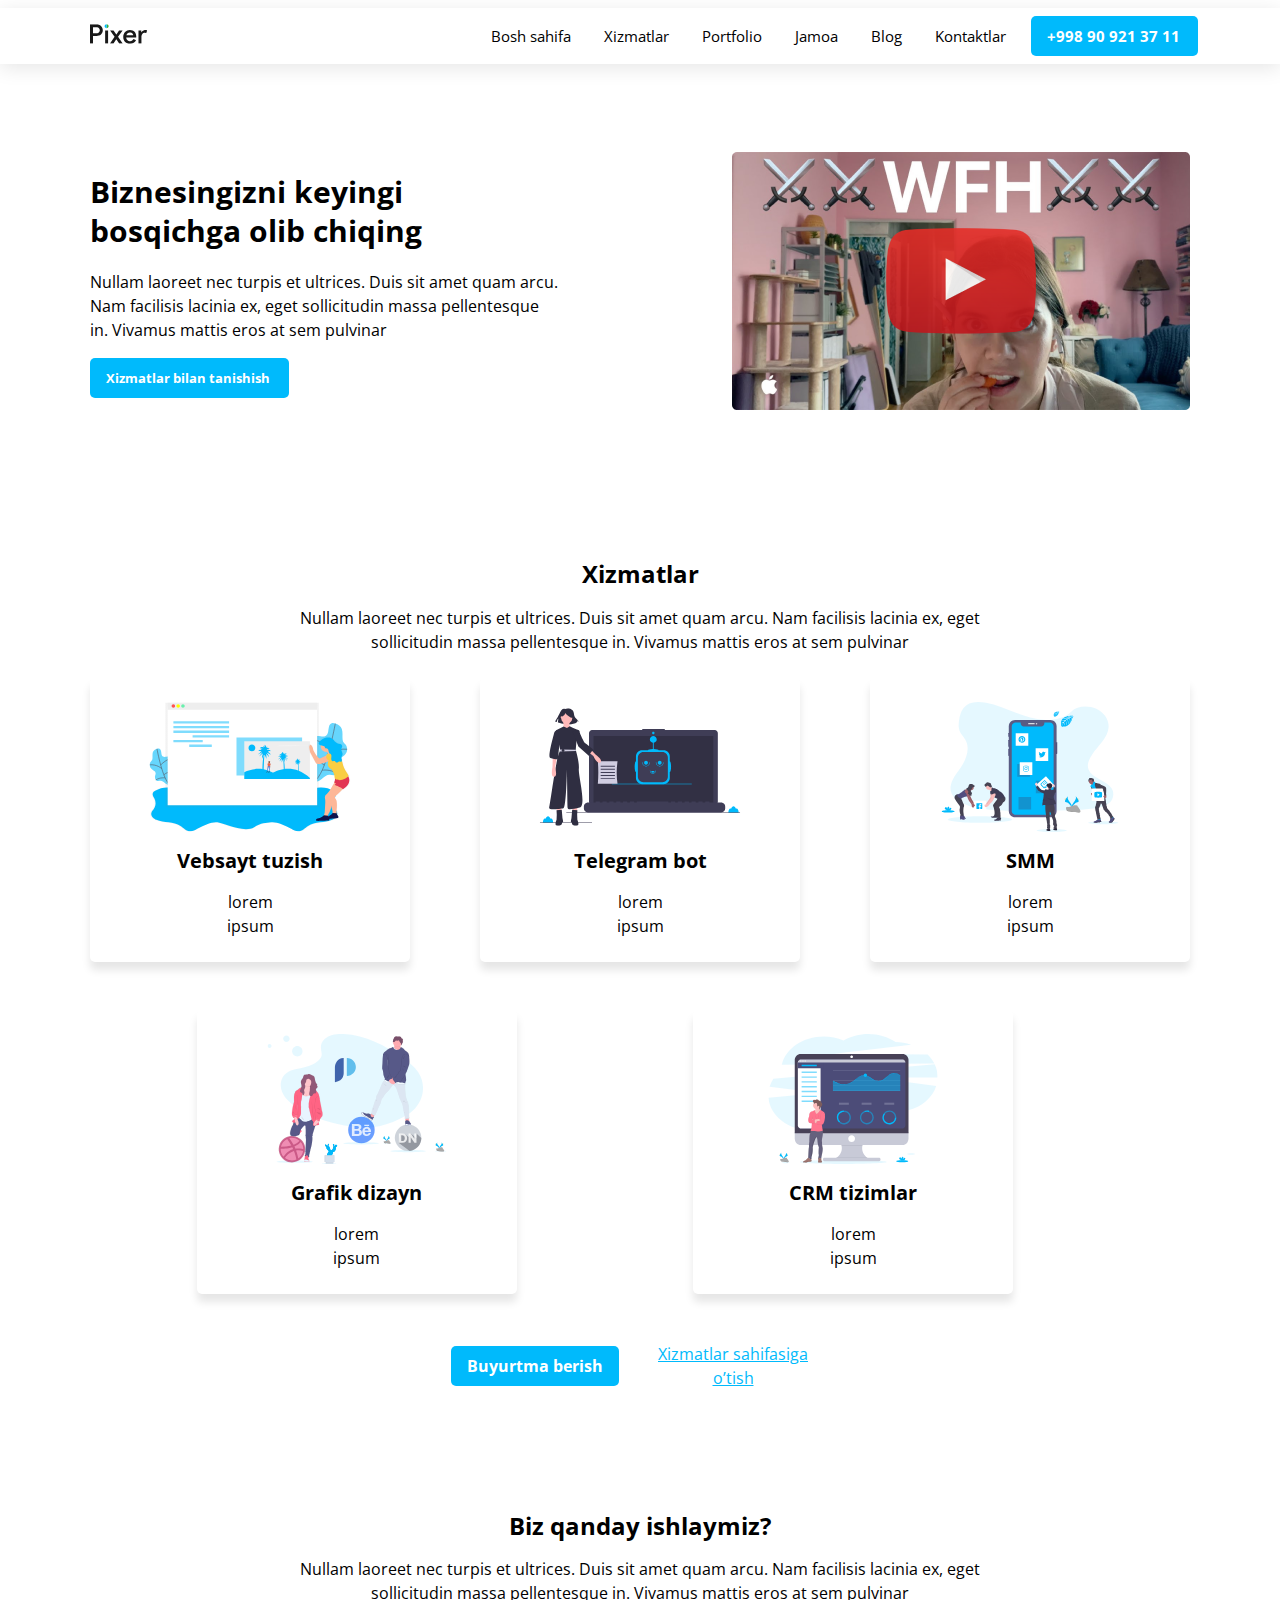
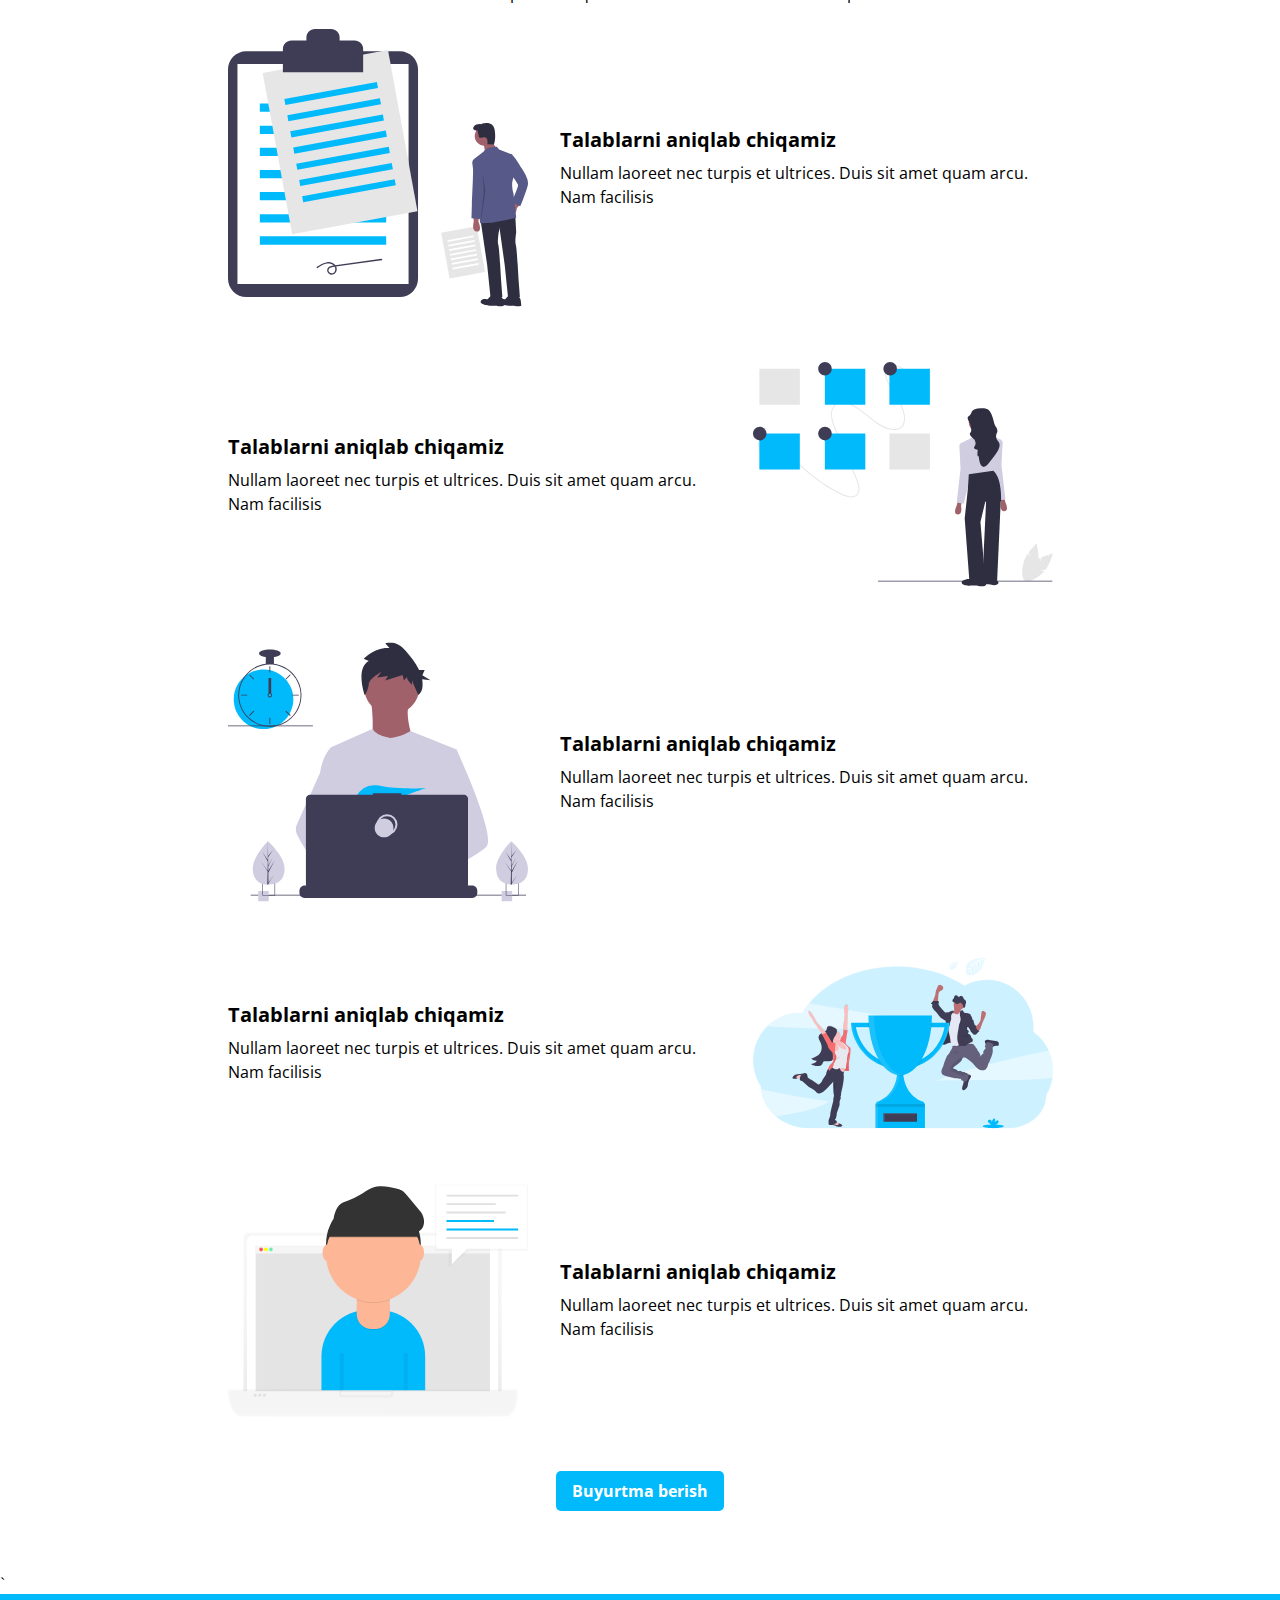
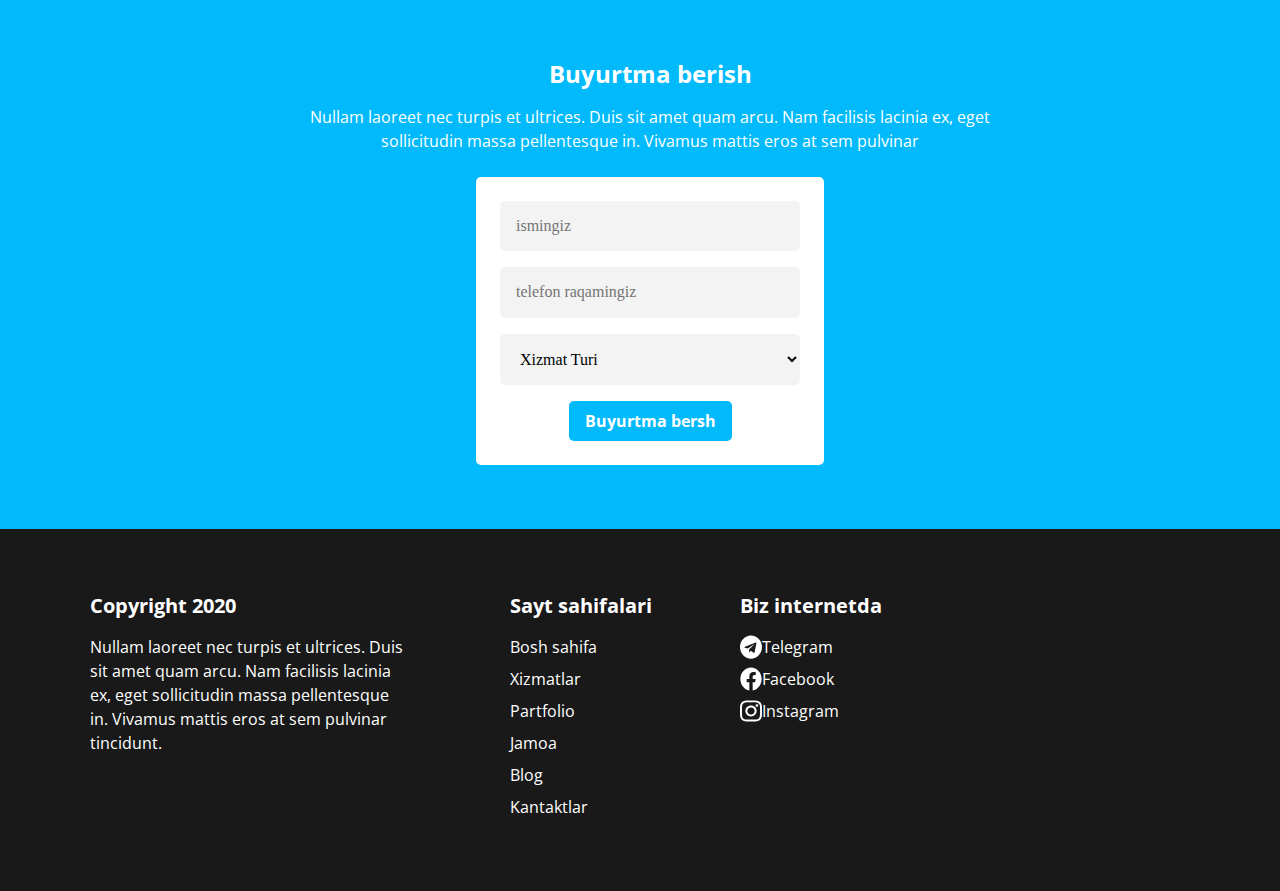
<file: index.html>
<!DOCTYPE html>
<html>



<head>
    <meta charset="utf-8">
    <meta http-equiv="X-UA-Compatible" content="IE=edge">

    <meta name="viewport" content="width=device-width, initial-scale=1">
    <!-- min css -->
    <link rel="stylesheet" href="./styles/min.main.css">
    <!-- Normalize css -->
    <link rel="stylesheet" href="./styles/normalize.css">
    <!-- Custom css -->
    <link rel="stylesheet" href="./styles/main.css">
    <title>Page Title</title>
</head>

<body>
    <header class="Header-part">
        <div class="hedear-main container">
            <div class="Header-inline">
                <a href="#" class="Logo">
                    <img src="./img/pixer-logo.svg" width="58.11" height="20" alt="Logotip">
                </a>
                <nav class="Header-menu">
                    <ul class="Header-menu-List">
                        <li class="header-Menu-List-Item"><a href="#">Bosh sahifa</a></li>
                        <li class="header-Menu-List-Item"><a href="#">Xizmatlar</a></li>
                        <li class="header-Menu-List-Item"><a href="#">Portfolio</a></li>
                        <li class="header-Menu-List-Item"><a href="#">Jamoa</a></li>
                        <li class="header-Menu-List-Item"><a href="#">Blog</a></li>
                        <li class="header-Menu-List-Item"><a href="#">Kontaktlar</a></li>
                    </ul>
                </nav>
                <a href="tel" class="Heeader-Link">+998 90 921 37 11</a>
            </div>
        </div>
    </header>
    <main>
        <section>
            <div class="promo-section container">
                <div class="promo-content">
                    <h1 class="promo-heading">Biznesingizni keyingi bosqichga
                        olib chiqing</h1>
                    <p class="promo-text">Nullam laoreet nec turpis et ultrices. Duis sit amet quam arcu. Nam
                        facilisis
                        lacinia ex, eget
                        sollicitudin massa pellentesque in. Vivamus mattis eros at sem pulvinar</p>
                    <a class="promo-link" href="./second-part/indexx.html">Xizmatlar bilan tanishish</a>
                </div>
                <div class="promo-image">
                    <img src="./img/youtube-embed.png" width="458" height="258" alt="yutub">
                </div>
            </div>
        </section>
        <section>
            <div class="services-section container">
                <h2 class="Services-Heading">
                    Xizmatlar
                </h2>
                <p class="Services-text">Nullam laoreet nec turpis et ultrices. Duis sit amet quam arcu. Nam
                    facilisis
                    lacinia
                    ex, eget sollicitudin
                    massa pellentesque in. Vivamus mattis eros at sem pulvinar</p>
                <ul class="Services-List">
                    <li class="Services-List_item">
                        <a href="./second-part/indexx.html">
                            <img src="./img/website-illustration.svg" width="202.79" height="130" alt="website">
                            <h3 class="Services-list-item-heading">Vebsayt tuzish</h3>
                            <p class="Services-list-item-text">lorem ipsum</p>
                        </a>
                    </li>
                    <li class="Services-List_item">
                        <a href="./second-part/indexx.html">
                            <img src="./img/bot-illustration.svg" width="202.79" height="130" alt="website">
                            <h3 class="Services-list-item-heading">Telegram bot</h3>
                            <p class="Services-list-item-text">lorem ipsum</p>
                        </a>
                    </li>
                    <li class="Services-List_item">
                        <a href="./second-part/indexx.html">
                            <img src="./img/smm-illustration.svg" width="202.79" height="130" alt="website">
                            <h3 class="Services-list-item-heading">SMM</h3>
                            <p class="Services-list-item-text">lorem ipsum</p>
                        </a>
                    </li>
                    <li class="Services-List_item">
                        <a href="./second-part/indexx.html">
                            <img src="./img/design-illustration.svg" width="202.79" height="130" alt="website">
                            <h3 class="Services-list-item-heading">Grafik dizayn</h3>
                            <p class="Services-list-item-text">lorem ipsum</p>
                        </a>
                    </li>
                    <li class="Services-List_item">
                        <a href="./second-part/indexx.html">
                            <img src="./img/crm-illustration.svg" width="202.79" height="130" alt="website">
                            <h3 class="Services-list-item-heading">CRM tizimlar</h3>
                            <p class="Services-list-item-text">lorem ipsum</p>
                        </a>
                    </li>
                </ul>
                <div class="Buyurtma">
                    <button class="Service-section-button">
                        Buyurtma berish
                    </button>
                    <a href="#" class="buyurtma-link">Xizmatlar sahifasiga o’tish</a>
                </div>
            </div>

        </section>
        <section>
            <div class="working-section container">
                <div class="Working-top">
                    <h2 class="working-heading">Biz qanday ishlaymiz?</h2>
                    <p class="working-text">Nullam laoreet nec turpis et ultrices. Duis sit amet quam arcu. Nam
                        facilisis
                        lacinia
                        ex, eget sollicitudin
                        massa pellentesque in. Vivamus mattis eros at sem pulvinar</p>
                </div>
                <ul class="Working-list">
                    <li class="Working-list-item">
                        <img src="./img/step-illlustration.svg" alt="Talab">
                        <div class="Working-LIst-contents">
                            <h3 class="Working-List-item-heading">Talablarni aniqlab chiqamiz</h3>
                            <p class="Working-List-item-text">Nullam laoreet nec turpis et ultrices. Duis sit amet
                                quam
                                arcu.
                                Nam facilisis</p>
                        </div>
                    </li>
                    <li class="Working-list-item">
                        <div class="Working-LIst-contents">
                            <h3 class="Working-List-item-heading">Talablarni aniqlab chiqamiz</h3>
                            <p class="Working-List-item-text">Nullam laoreet nec turpis et ultrices. Duis sit amet
                                quam
                                arcu.
                                Nam facilisis</p>
                        </div>
                        <img src="./img/step-illlustrationq(1).svg" alt="Talab">
                    </li>
                    <li class="Working-list-item">
                        <img src="./img/step-illustration.svg" alt="Talab">
                        <div class="Working-LIst-contents">
                            <h3 class="Working-List-item-heading">Talablarni aniqlab chiqamiz</h3>
                            <p class="Working-List-item-text">Nullam laoreet nec turpis et ultrices. Duis sit amet
                                quam
                                arcu.
                                Nam facilisis</p>
                        </div>
                    </li>
                    <li class="Working-list-item">
                        <div class="Working-LIst-contents">
                            <h3 class="Working-List-item-heading">Talablarni aniqlab chiqamiz</h3>
                            <p class="Working-List-item-text">Nullam laoreet nec turpis et ultrices. Duis sit amet
                                quam
                                arcu.
                                Nam facilisis</p>
                        </div>
                        <img src="./img/step-illustratione(1).svg" alt="Talab">
                    </li>
                    <li class="Working-list-item">
                        <img src="./img/step-illustrationr(2).svg" alt="Talab">
                        <div class="Working-LIst-contents">
                            <h3 class="Working-List-item-heading">Talablarni aniqlab chiqamiz</h3>
                            <p class="Working-List-item-text">Nullam laoreet nec turpis et ultrices. Duis sit amet
                                quam
                                arcu.
                                Nam facilisis</p>
                        </div>
                    </li>
                </ul>
                <button class="Working-section-button">
                    Buyurtma berish
                </button>
            </div>
        </section>
    </main>`
    <footer class="order-Form">
        <div class="container">
            <div class="order-content">
                <h2 class="order-header">
                    Buyurtma berish
                </h2>
                <p class="Order-text">
                    Nullam laoreet nec turpis et ultrices. Duis sit amet quam arcu. Nam facilisis lacinia ex, eget
                    sollicitudin
                    massa pellentesque in. Vivamus mattis eros at sem pulvinar
                </p>
            </div>
            <Form class="form">
                <input type="text" placeholder="ismingiz" class="form-item">
                <input type="tel" placeholder="telefon raqamingiz" class="form-item">
                <select name="Region" id="Region" class="form-item">
                    <option value="Xizmat Turi">Xizmat Turi</option>
                    <option value="SMM">SMM</option>
                    <option value="Xizmat turi">Xizmat turi</option>
                    <option value="Xizmat Turi">Xizmat Turi</option>
                </select>
                <button class="Form-Button">
                    Buyurtma bersh
                </button>
            </Form>
        </div>

    </footer>
    <footer class="site-footer">
        <div class="footer-inline container">
            <div class="site-footer-content">
                <h3 class="Copyright">Copyright 2020</h3>
                <p class="footer-text">Nullam laoreet nec turpis et ultrices. Duis sit amet quam arcu. Nam facilisis
                    lacinia
                    ex, eget
                    sollicitudin
                    massa pellentesque in. Vivamus mattis eros at sem pulvinar tincidunt.</p>
            </div>
            <ul class="Footer_list">
                <li class="Footer-li">
                    <h4 class="Footer-List-item-heading">
                        Sayt sahifalari
                    </h4>
                    <a href="#" class="Footer-list-item">Bosh sahifa</a>
                    <a href="#" class="Footer-list-item">Xizmatlar</a>
                    <a href="#" class="Footer-list-item">Partfolio</a>
                    <a href="#" class="Footer-list-item">Jamoa</a>
                    <a href="#" class="Footer-list-item">Blog</a>
                    <a href="#" class="Footer-list-item">Kantaktlar</a>
                </li>
                <li class="Footer-li">
                    <h4 class="Footer-List-item-heading">
                        Biz internetda
                    </h4>
                    <a href="#" class="Footer-list-item"><img src="./img/Vectortelegram.svg" alt="tg">Telegram</a>
                    <a href="#" class="Footer-list-item"><img src="./img/Vectorfacebook.svg" alt="fc">Facebook</a>
                    <a href="#" class="Footer-list-item"><img src="./img/Vector.svg" alt="insta">Instagram</a>
                </li>
            </ul>
        </div>

    </footer>

</body>


</html>
</file>
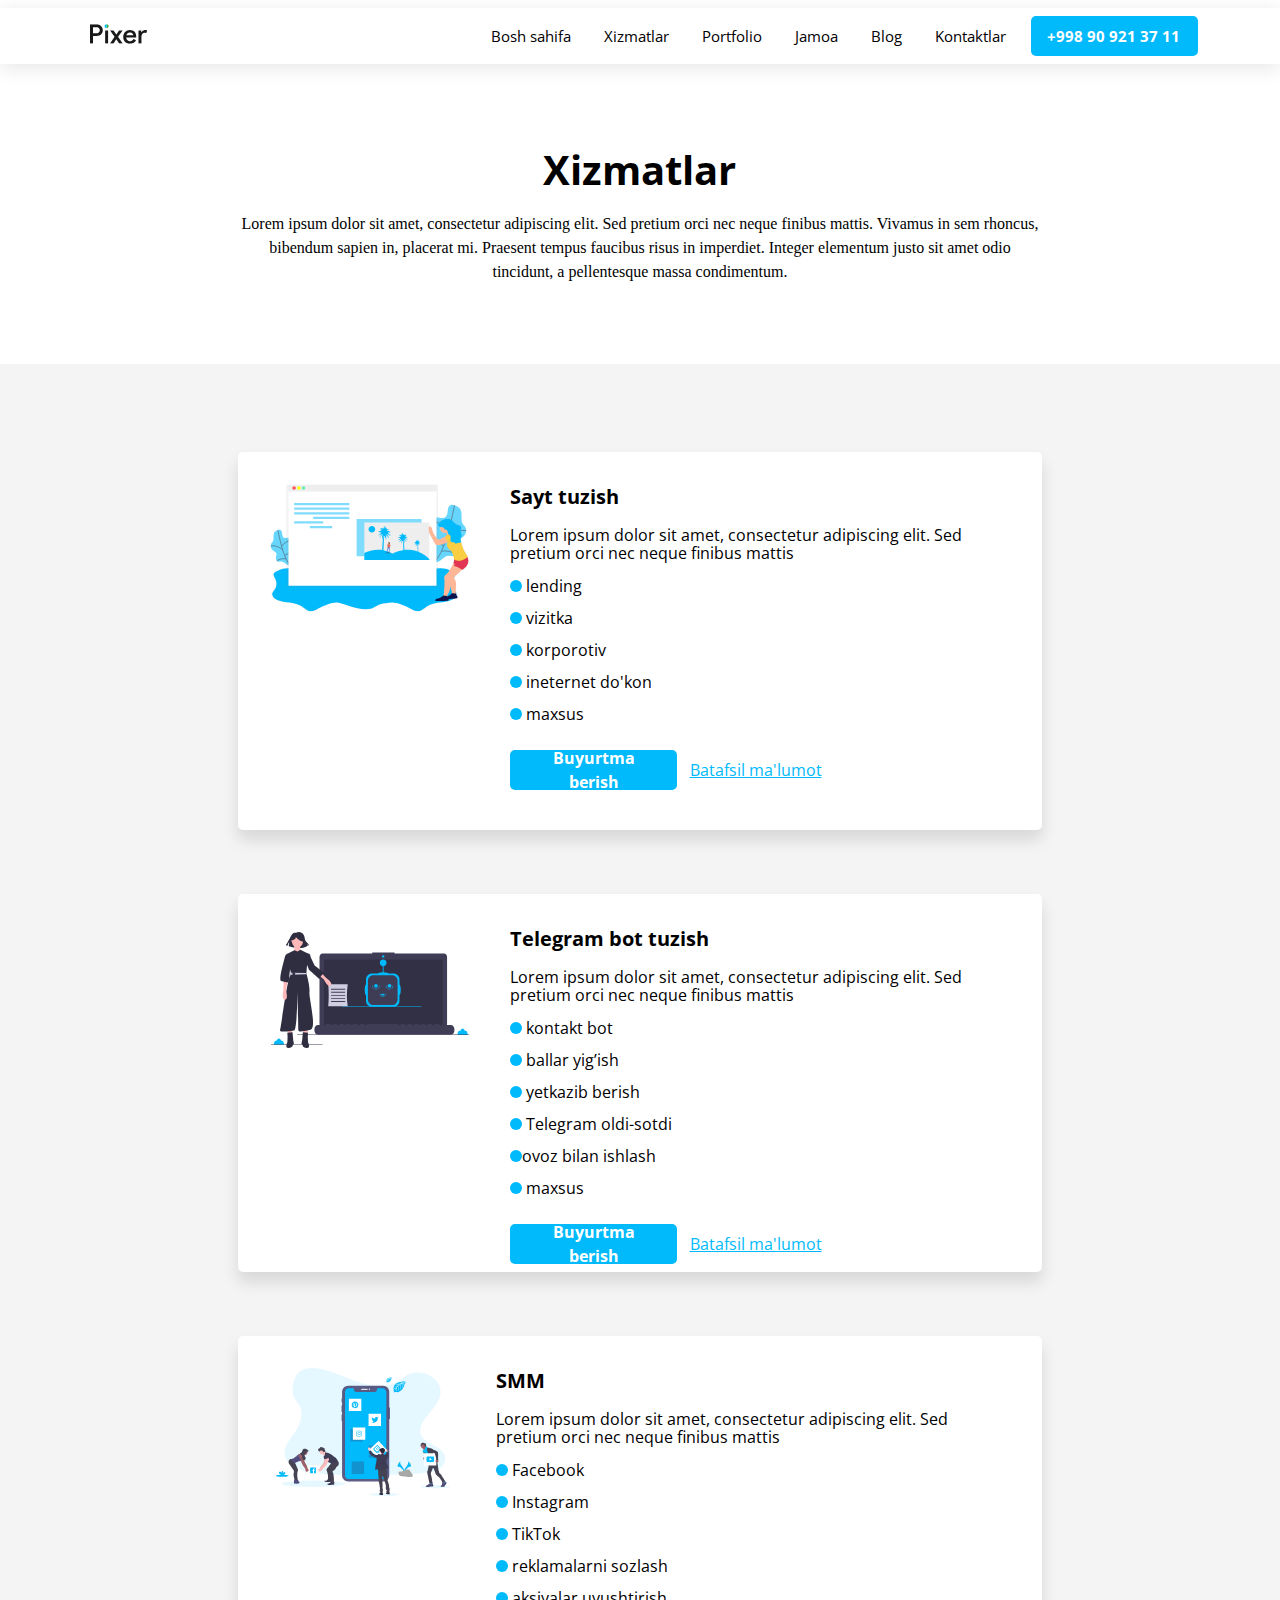
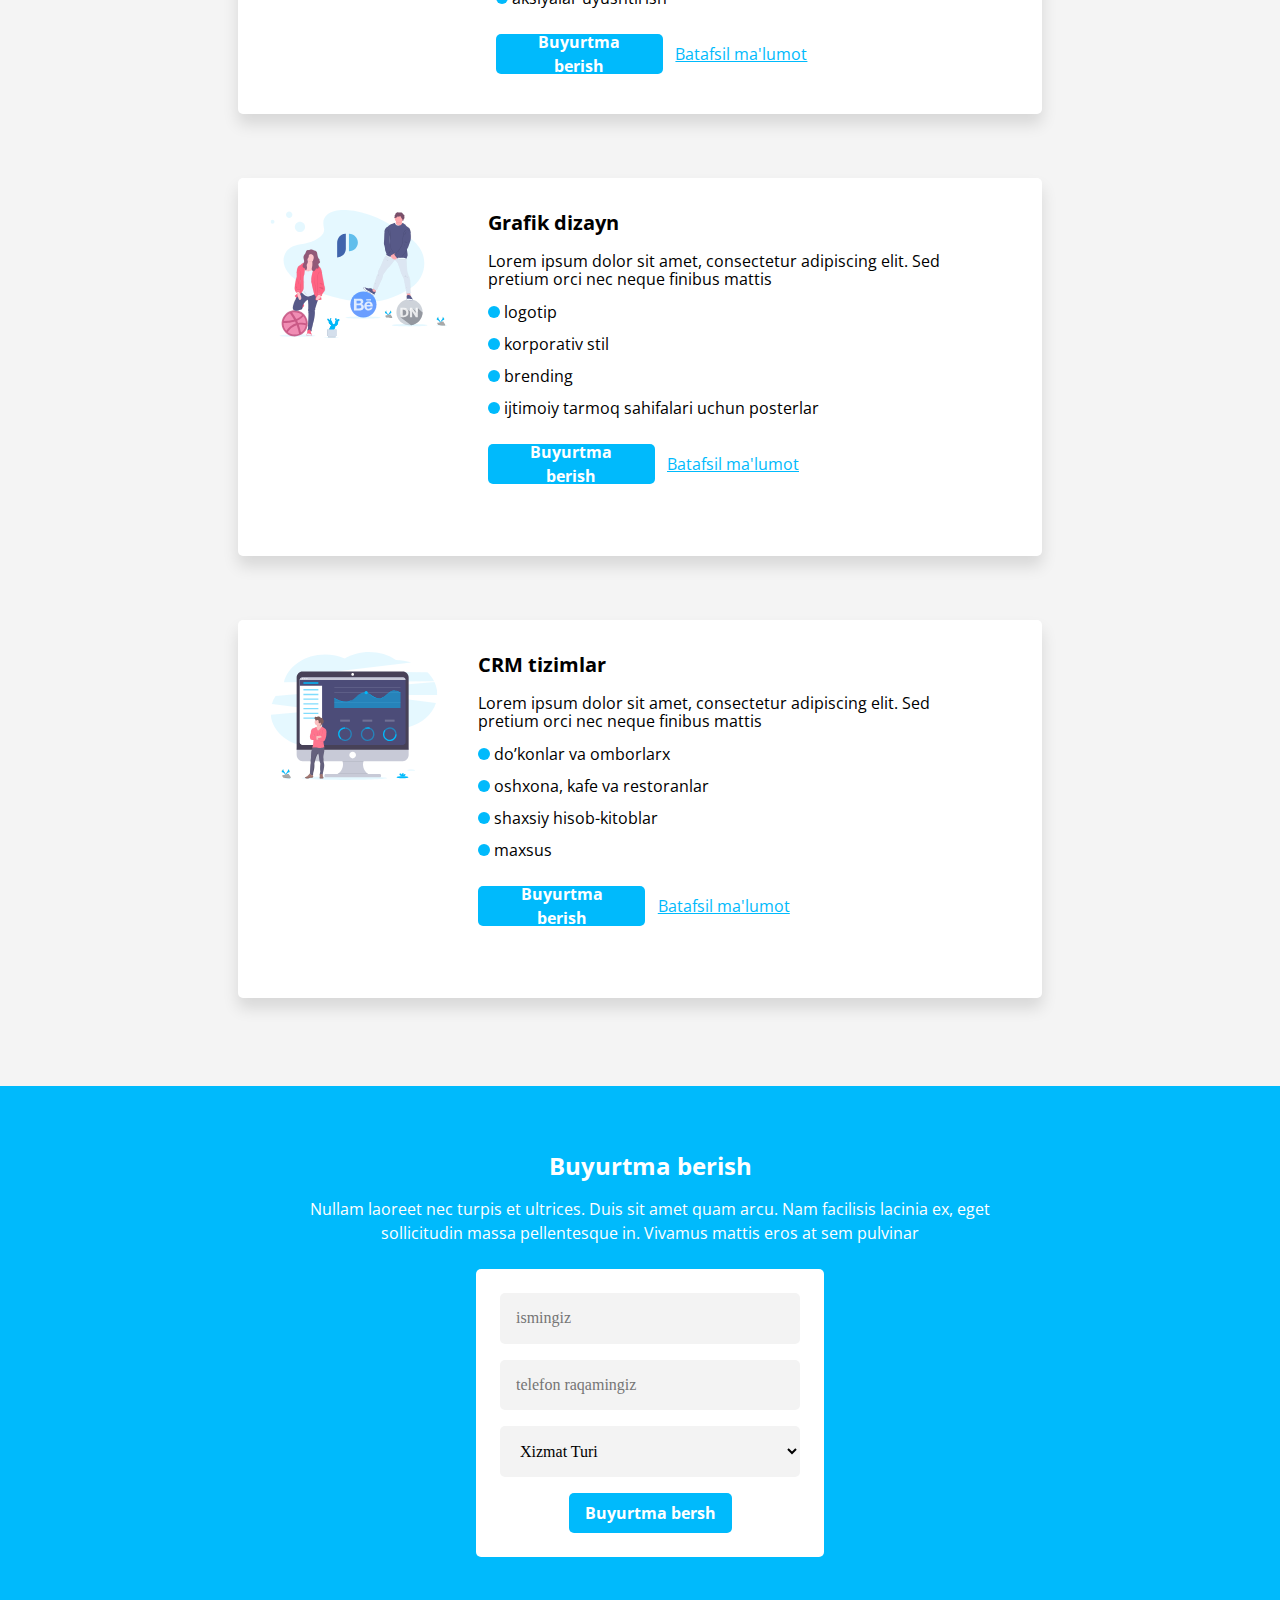
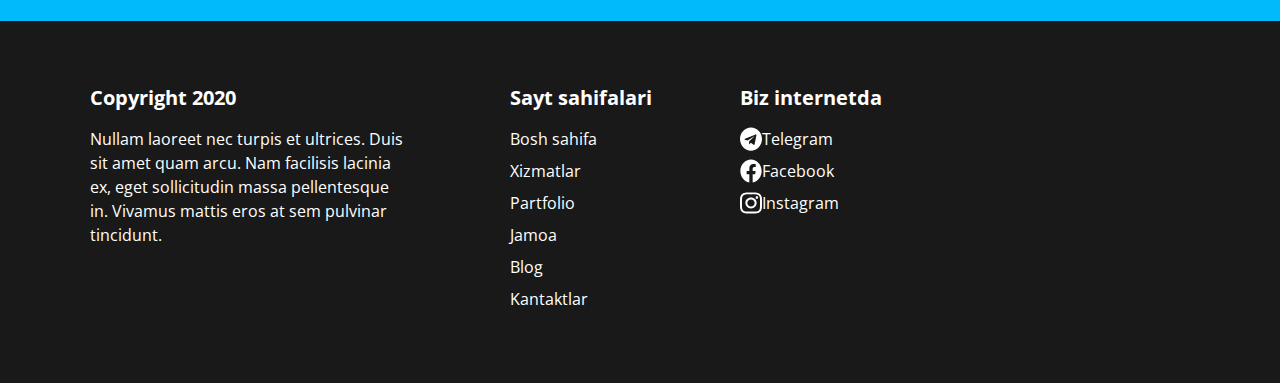
<file: second-part/indexx.html>
<!DOCTYPE html>
<html>

<head>
    <meta charset='utf-8'>
    <meta http-equiv='X-UA-Compatible' content='IE=edge'>
    <title>Page Title</title>
    <meta name='viewport' content='width=device-width, initial-scale=1'>
    <!-- min css -->
    <link rel="stylesheet" href="./styles/min.main.css">
    <!-- normalize.css -->
    <link rel="stylesheet" href="./styles/normalize.css">
    <!-- custom.css -->
    <link rel="stylesheet" href="./styles/main.css">
</head>

<body>
    <header class="Header-part">
        <div class="hedear-main container">
            <div class="Header-inline">
                <a href="#" class="Logo">
                    <img src="./img/pixer-logo.svg" width="58.11" height="20" alt="Logotip">
                </a>
                <nav class="Header-menu">
                    <ul class="Header-menu-List">
                        <li class="header-Menu-List-Item"><a href="#">Bosh sahifa</a></li>
                        <li class="header-Menu-List-Item"><a href="#">Xizmatlar</a></li>
                        <li class="header-Menu-List-Item"><a href="#">Portfolio</a></li>
                        <li class="header-Menu-List-Item"><a href="#">Jamoa</a></li>
                        <li class="header-Menu-List-Item"><a href="#">Blog</a></li>
                        <li class="header-Menu-List-Item"><a href="#">Kontaktlar</a></li>
                    </ul>
                </nav>
                <a href="#" class="Heeader-Link">+998 90 921 37 11</a>
            </div>
        </div>
    </header>
    <main>
        <div>
            <div class="section container">
                <h1 class="heading">Xizmatlar</h1>
                <p class="heading-bottom">Lorem ipsum dolor sit amet, consectetur adipiscing elit. Sed pretium orci nec
                    neque finibus mattis.
                    Vivamus in sem rhoncus, bibendum sapien in, placerat mi. Praesent tempus faucibus risus in
                    imperdiet.
                    Integer elementum justo sit amet odio tincidunt, a pellentesque massa condimentum.</p>
            </div>
        </div>
        <section class="xizmatlar">
            <div class="container">
                <ul class="xizmatlar-part-list">
                    <li class="xizmatlar-part-list-item">
                        <img src="./img/website-illustration.svg" width="200" height="128.21" alt="website">
                        <div class="inline-li">
                            <h3 class="Xizmatlar-part-heading">
                                Sayt tuzish
                            </h3>
                            <p class="Xizmatlar-part-text">Lorem ipsum dolor sit amet, consectetur adipiscing elit. Sed
                                pretium
                                orci nec neque finibus
                                mattis</p>
                            <ul class="Xizmatlar-part-list-item-list">
                                <li class="Xizmatlar-part-item"> <img src="./img/Rectangle3.svg" alt="Rectangel">
                                    lending
                                </li>
                                <li class="Xizmatlar-part-item"> <img src="./img/Rectangle3.svg" alt="Rectangel">
                                    vizitka
                                </li>
                                <li class="Xizmatlar-part-item"> <img src="./img/Rectangle3.svg" alt="Rectangel">
                                    korporotiv
                                </li>
                                <li class="Xizmatlar-part-item"> <img src="./img/Rectangle3.svg" alt="Rectangel">
                                    ineternet
                                    do'kon
                                </li>
                                <li class="Xizmatlar-part-item"> <img src="./img/Rectangle3.svg" alt="Rectangel"> maxsus
                                </li>
                            </ul>
                            <div class="links">
                                <button class="link">Buyurtma berish</button>
                                <a href="#" class="Batafsil"> Batafsil ma'lumot</a>
                            </div>
                        </div>

                    </li>
                    <li class="xizmatlar-part-list-item">
                        <img src="./img/bot-illustration.svg" width="200" height="128.21" alt="website">
                        <div class="inline-li">
                            <h3 class="Xizmatlar-part-heading">
                                Telegram bot tuzish
                            </h3>
                            <p class="Xizmatlar-part-text">Lorem ipsum dolor sit amet, consectetur adipiscing elit. Sed
                                pretium
                                orci nec neque finibus
                                mattis</p>
                            <ul class="Xizmatlar-part-list-item-list">
                                <li class="Xizmatlar-part-item"> <img src="./img/Rectangle3.svg" alt="Rectangel">
                                    kontakt
                                    bot
                                </li>
                                <li class="Xizmatlar-part-item"> <img src="./img/Rectangle3.svg" alt="Rectangel"> ballar
                                    yig’ish
                                </li>
                                <li class="Xizmatlar-part-item"> <img src="./img/Rectangle3.svg" alt="Rectangel">
                                    yetkazib
                                    berish
                                </li>
                                <li class="Xizmatlar-part-item"> <img src="./img/Rectangle3.svg" alt="Rectangel">
                                    Telegram
                                    oldi-sotdi
                                </li>
                                <li class="Xizmatlar-part-item"> <img src="./img/Rectangle3.svg" alt="Rectangel">ovoz
                                    bilan
                                    ishlash
                                </li>
                                <li class="Xizmatlar-part-item"> <img src="./img/Rectangle3.svg" alt="Rectangel"> maxsus
                                </li>
                            </ul>
                            <div class="links">
                                <button class="link">Buyurtma berish</button>
                                <a class="Batafsil"> Batafsil ma'lumot</a>
                            </div>
                        </div>

                    </li>
                    <li class="xizmatlar-part-list-item">
                        <img src="./img/smm-illustration.svg" width="200" height="128.21" alt="website">
                        <div class="inline-li">
                            <h3 class="Xizmatlar-part-heading">
                                SMM
                            </h3>
                            <p class="Xizmatlar-part-text">Lorem ipsum dolor sit amet, consectetur adipiscing elit. Sed
                                pretium
                                orci nec neque finibus
                                mattis</p>
                            <ul class="Xizmatlar-part-list-item-list">
                                <li class="Xizmatlar-part-item"> <img src="./img/Rectangle3.svg" alt="Rectangel">
                                    Facebook
                                </li>
                                <li class="Xizmatlar-part-item"> <img src="./img/Rectangle3.svg" alt="Rectangel">
                                    Instagram
                                </li>
                                <li class="Xizmatlar-part-item"> <img src="./img/Rectangle3.svg" alt="Rectangel"> TikTok
                                </li>
                                <li class="Xizmatlar-part-item"> <img src="./img/Rectangle3.svg" alt="Rectangel">
                                    reklamalarni sozlash
                                </li>
                                <li class="Xizmatlar-part-item"> <img src="./img/Rectangle3.svg" alt="Rectangel">
                                    aksiyalar
                                    uyushtirish
                                </li>
                            </ul>
                            <div class="links">
                                <button class="link">Buyurtma berish</button>
                                <a href="#" class="Batafsil"> Batafsil ma'lumot</a>
                            </div>
                        </div>

                    </li>
                    <li class="xizmatlar-part-list-item">
                        <img src="./img/design-illustration.svg" width="200" height="128.21" alt="website">
                        <div class="inline-li">
                            <h3 class="Xizmatlar-part-heading">
                                Grafik dizayn
                            </h3>
                            <p class="Xizmatlar-part-text">Lorem ipsum dolor sit amet, consectetur adipiscing elit. Sed
                                pretium
                                orci nec neque finibus
                                mattis</p>
                            <ul class="Xizmatlar-part-list-item-list">
                                <li class="Xizmatlar-part-item"> <img src="./img/Rectangle3.svg" alt="Rectangel">
                                    logotip
                                </li>
                                <li class="Xizmatlar-part-item"> <img src="./img/Rectangle3.svg" alt="Rectangel">
                                    korporativ
                                    stil
                                </li>
                                <li class="Xizmatlar-part-item"> <img src="./img/Rectangle3.svg" alt="Rectangel">
                                    brending
                                </li>
                                <li class="Xizmatlar-part-item"> <img src="./img/Rectangle3.svg" alt="Rectangel">
                                    ijtimoiy
                                    tarmoq sahifalari uchun posterlar
                                </li>

                            </ul>
                            <div class="links">
                                <button class="link">Buyurtma berish</button>
                                <a href="#" class="Batafsil"> Batafsil ma'lumot</a>
                            </div>
                        </div>

                    </li>
                    <li class="xizmatlar-part-list-item">
                        <img src="./img/crm-illustration.svg" width="200" height="128.21" alt="website">
                        <div class="inline-li">
                            <h3 class="Xizmatlar-part-heading">
                                CRM tizimlar
                            </h3>
                            <p class="Xizmatlar-part-text">Lorem ipsum dolor sit amet, consectetur adipiscing elit. Sed
                                pretium
                                orci nec neque finibus
                                mattis</p>
                            <ul class="Xizmatlar-part-list-item-list">
                                <li class="Xizmatlar-part-item"> <img src="./img/Rectangle3.svg" alt="Rectangel">
                                    do’konlar
                                    va omborlarx
                                </li>
                                <li class="Xizmatlar-part-item"> <img src="./img/Rectangle3.svg" alt="Rectangel">
                                    oshxona,
                                    kafe va restoranlar
                                </li>
                                <li class="Xizmatlar-part-item"> <img src="./img/Rectangle3.svg" alt="Rectangel">
                                    shaxsiy
                                    hisob-kitoblar
                                </li>
                                <li class="Xizmatlar-part-item"> <img src="./img/Rectangle3.svg" alt="Rectangel"> maxsus
                                </li>
                            </ul>
                            <div class="links">
                                <button class="link">Buyurtma berish</button>
                                <a href="#" class="Batafsil"> Batafsil ma'lumot</a>
                            </div>
                        </div>

                    </li>
                </ul>
            </div>
        </section>
    </main>
    <footer class="order-Form">
        <div class="container">
            <div class="order-content">
                <h2 class="order-header">
                    Buyurtma berish
                </h2>
                <p class="Order-text">
                    Nullam laoreet nec turpis et ultrices. Duis sit amet quam arcu. Nam facilisis lacinia ex, eget
                    sollicitudin
                    massa pellentesque in. Vivamus mattis eros at sem pulvinar
                </p>
            </div>
            <Form class="form">
                <input type="text" placeholder="ismingiz" class="form-item">
                <input type="tel" placeholder="telefon raqamingiz" class="form-item">
                <select name="Region" id="Region" class="form-item">
                    <option value="Xizmat Turi">Xizmat Turi</option>
                    <option value="SMM">SMM</option>
                    <option value="Xizmat turi">Xizmat turi</option>
                    <option value="Xizmat Turi">Xizmat Turi</option>
                </select>
                <button class="Form-Button">
                    Buyurtma bersh
                </button>
            </Form>
        </div>

    </footer>
    <footer class="site-footer">
        <div class="footer-inline container">
            <div class="site-footer-content">
                <h3 class="Copyright">Copyright 2020</h3>
                <p class="footer-text">Nullam laoreet nec turpis et ultrices. Duis sit amet quam arcu. Nam facilisis
                    lacinia
                    ex, eget
                    sollicitudin
                    massa pellentesque in. Vivamus mattis eros at sem pulvinar tincidunt.</p>
            </div>
            <ul class="Footer_list">
                <li class="Footer-li">
                    <h4 class="Footer-List-item-heading">
                        Sayt sahifalari
                    </h4>
                    <a href="#" class="Footer-list-item">Bosh sahifa</a>
                    <a href="#" class="Footer-list-item">Xizmatlar</a>
                    <a href="#" class="Footer-list-item">Partfolio</a>
                    <a href="#" class="Footer-list-item">Jamoa</a>
                    <a href="#" class="Footer-list-item">Blog</a>
                    <a href="#" class="Footer-list-item">Kantaktlar</a>
                </li>
                <li class="Footer-li">
                    <h4 class="Footer-List-item-heading">
                        Biz internetda
                    </h4>
                    <a href="#" class="Footer-list-item"><img src="./img/Vectortelegram.svg" alt="tg">Telegram</a>
                    <a href="#" class="Footer-list-item"><img src="./img/Vectorfacebook.svg" alt="fc">Facebook</a>
                    <a href="#" class="Footer-list-item"><img src="./img/Vector.svg" alt="insta">Instagram</a>
                </li>
            </ul>
        </div>

    </footer>

</body>

</html>
</file>
<file: styles/min.main.css>
@font-face{font-family:'Open Sans';font-style:normal;font-weight:400;src:local(),url(../fonts/open-sans-v29-latin-regular.woff2) format("woff2"),url(../fonts/open-sans-v29-latin-regular.woff) format("woff")}@font-face{font-family:'Open Sans';font-style:normal;font-weight:700;src:local(),url(../fonts/open-sans-v29-latin-700.woff2) format("woff2"),url(../fonts/open-sans-v29-latin-700.woff) format("woff")}*{margin:0;padding:0;box-sizing:border-box}.container{margin:8px auto;width:1100px}.Header-menu{width:549px;margin-left:325.89px;margin-right:8px}.Header-menu-List{display:flex;justify-content:space-between;list-style-type:none}.Header-part{background:#FFF;box-shadow:0 4px 20px rgba(0,0,0,0.1)}.Header-inline{display:flex;width:100%;align-items:center}.header-Menu-List-Item a{font-family:'Open Sans';font-weight:400;font-size:15px;line-height:24px;color:#000;text-decoration:none}.header-Menu-List-Item{padding:16px;text-align:center}.header-Menu-List-Item:hover{border-bottom:3px solid #191919}.header-Menu-List-Item:active{background-color:rgba(25,25,25,0.7);color:#FFF;border:3px solid transparent}.header-Menu-List-Item:nth-child(1){width:114px;flex:none;order:0;flex-grow:0}.header-Menu-List-Item:nth-child(2){width:98px;flex:none;order:1;flex-grow:0}.header-Menu-List-Item:nth-child(3){width:93px;flex:none;order:2;flex-grow:0}.header-Menu-List-Item:nth-child(4){width:76px;flex:none;order:3;flex-grow:0}.header-Menu-List-Item:nth-child(5){width:63px;flex:none;order:4;flex-grow:0}.header-Menu-List-Item:nth-child(6){width:105px;flex:none;order:5;flex-grow:0}.Logo:hover{opacity:.8}.Logo:active{opacity:.4}.Heeader-Link{font-family:'Open Sans';font-weight:700;font-size:15px;line-height:24px;padding:8px 16px;color:#FFF;width:167px;flex:none;order:0;flex-grow:0;background:#00BAFC;text-decoration:none;border-radius:5px}.Heeader-Link:hover{background:#FFF;color:#00BAFC;font-family:'Open Sans';font-style:normal;font-weight:400;font-size:15px;line-height:24px;padding:8px 16px;order:0;flex-grow:0;width:167px;border:3px solid #00BAFC;border-radius:5px;display:flex;align-items:center;-webkit-border-radius:5px;-moz-border-radius:5px;-ms-border-radius:5px;-o-border-radius:5px}.Heeader-Link:active{background:rgba(0,186,252,0.6);border-radius:5px;display:flex;flex-direction:row;align-items:center;padding:8px 16px;font-family:'Open Sans';font-style:normal;font-weight:400;font-size:15px;line-height:24px;color:#FFF;flex:none;order:0;flex-grow:0}.promo-section{display:flex;padding:80px 0}.promo-content{width:470px;display:flex;flex-direction:column;align-items:flex-start;padding:0;margin-right:172px}.promo-heading{font-family:'Open Sans';font-style:normal;font-weight:700;font-size:30px;line-height:130%;color:#000;flex:none;order:0;align-self:flex-start;flex-grow:0}.promo-text{font-family:'Open Sans';font-style:normal;font-weight:400;font-size:16px;line-height:24px;color:#000;flex:none;order:1;align-self:center;flex-grow:0}.promo-link{font-family:'Open Sans';font-style:normal;text-decoration:none;margin-top:16px;font-weight:700;font-size:13px;line-height:24px;color:#FFF;background:#00BAFC;border-radius:5px;flex:none;order:2;align-self:flex-start;flex-grow:0;display:flex;flex-direction:row;align-items:center;width:199px;padding:8px 16px;gap:10px}.promo-link:hover{font-family:'Open Sans';font-style:normal;font-weight:400;font-size:13px;line-height:24px;color:#FFF;background:rgba(0,186,252,0.8);border-radius:5px;display:flex;flex-direction:row;align-items:center;width:199px;padding:8px 16px;gap:10px}.promo-link:active{font-family:'Open Sans';font-style:normal;font-weight:400;font-size:13px;line-height:24px;color:#FFF;background:rgba(0,186,252,0.6);border-radius:5px;display:flex;flex-direction:row;align-items:center;padding:8px 16px;gap:10px}.services-section{padding:56px 0}.Services-Heading{font-family:'Open Sans';font-style:normal;width:117px;font-weight:700;font-size:24px;line-height:130%;text-align:center;color:#000;flex:none;order:0;flex-grow:0;margin:auto}.Services-text{width:719px;font-family:'Open Sans';font-style:normal;font-weight:400;font-size:16px;line-height:24px;text-align:center;color:#000;flex:none;order:1;flex-grow:0;margin:auto;margin-top:16px}.Services-List{flex-wrap:wrap;background:#FFF;flex:none;order:2;flex-grow:0;margin-top:24px;display:flex;justify-content:space-evenly}.Services-List_item{display:flex;flex-direction:column;align-items:center;padding:24px;gap:16px;width:320px;justify-content:center;margin-bottom:48px;background:#FFF;box-shadow:0 8px 8px rgba(0,0,0,0.1);border-radius:5px}.Services-List_item a{width:146px;text-decoration:none;align-items:center;justify-content:center;display:flex;flex-wrap:wrap}.Services-List_item:not(:nth-child(3)){margin-right:70px}.Services-List_item:hover{background:#FFF;box-shadow:0 12px 21px rgba(0,0,0,0.1);border-radius:5px}.Services-List_item:active{background:#FFF;box-shadow:0 4px 4px rgba(0,0,0,0.2);border-radius:5px}.Services-list-item-heading{margin-top:16.28px;width:146px;font-family:'Open Sans';font-style:normal;font-weight:700;font-size:20px;line-height:130%;text-align:center;color:#000;order:1;flex-grow:0;display:block}.Services-list-item-text{width:95px;font-family:'Open Sans';font-style:normal;font-weight:400;font-size:16px;line-height:24px;text-align:center;color:#000;order:2;flex-grow:0;margin-top:16px;display:block}.Service-section-button{display:flex;flex-direction:row;align-items:center;padding:8px 16px;gap:10px;background:#00BAFC;border-radius:5px;font-family:'Open Sans';font-style:normal;font-weight:700;font-size:16px;line-height:24px;color:#FFF;flex:none;order:0;flex-grow:0;border:0}.buyurtma-link{font-family:'Open Sans';font-style:normal;font-weight:400;font-size:16px;line-height:24px;width:192px;text-align:center;text-decoration-line:underline;color:#00BAFC;flex:none;order:0;flex-grow:0}.Buyurtma{display:flex;width:378px;justify-content:space-between;align-items:center;margin:auto}.working-section{padding:56px 0}.working-heading{font-family:'Open Sans';font-style:normal;font-weight:700;font-size:24px;line-height:130%;text-align:center;color:#000;width:262px;flex:none;order:0;flex-grow:0;margin:auto}.working-text{font-family:'Open Sans';font-style:normal;font-weight:400;font-size:16px;line-height:24px;width:719px;text-align:center;color:#000;flex:none;order:1;margin-top:16px}.Working-top{width:719px;margin:auto;justify-content:center;align-items:center}.Working-list{margin-top:24px}.Working-list-item{width:832px;display:flex;flex-direction:row;align-items:center;padding:0;gap:32px;width:832px;flex:none;order:0;flex-grow:0;display:flex;justify-content:center;align-items:center;margin:auto;margin-bottom:54.8px}.Working-List-item-heading{width:277px;font-family:'Open Sans';font-weight:700;font-size:20px;line-height:130%;text-align:center;color:#000;flex:none;order:0;align-self:flex-start;flex-grow:0}.Working-List-item-text{width:493px;height:48px;font-family:'Open Sans';font-style:normal;font-weight:400;font-size:16px;line-height:24px;color:#000;flex:none;order:1;align-self:center;flex-grow:0;margin-top:8px}.Working-section-button{display:flex;flex-direction:row;align-items:center;padding:8px 16px;gap:10px;background:#00BAFC;border-radius:5px;font-family:'Open Sans';font-style:normal;font-weight:700;font-size:16px;line-height:24px;color:#FFF;flex:none;order:0;flex-grow:0;border:0;margin:auto;margin-top:48px}.order-Form{display:flex;flex-direction:column;align-items:center;padding:56px 100px;gap:16px;background:#00BAFC}.order-header{width:203px;font-family:'Open Sans';font-style:normal;font-weight:700;font-size:24px;line-height:130%;text-align:center;color:#FFF;flex:none;order:0;flex-grow:0;margin:auto;margin-bottom:16px}.Order-text{font-family:'Open Sans';font-weight:400;width:719px;font-size:16px;line-height:24px;text-align:center;color:#FFF;flex:none;order:1;flex-grow:0;margin:auto}.form{display:flex;flex-direction:column;align-items:center;padding:24px;gap:16px;width:348px;background:#FFF;border-radius:5px;flex:none;order:0;flex-grow:0;margin:auto;margin-top:24px}.Form-Button{display:flex;flex-direction:row;align-items:center;padding:8px 16px;gap:10px;background:#00BAFC;border-radius:5px;font-family:'Open Sans';font-style:normal;font-weight:700;font-size:16px;line-height:24px;color:#FFF;flex:none;order:0;flex-grow:0;border:0;margin:auto}.form-item{width:100%;display:flex;flex-direction:column;align-items:flex-start;padding:16px;background:#F3F3F3;border-radius:5px;flex:none;order:0;flex-grow:0;border:0}.site-footer{background:#191919;padding:56px 0}.site-footer-content{width:320px;margin-right:100px}.Copyright{font-family:'Open Sans';font-style:normal;font-weight:700;font-size:20px;line-height:130%;color:#FFF}.footer-text{font-family:'Open Sans';font-style:normal;font-weight:400;font-size:16px;line-height:150%;color:#FFF;margin-top:16px}.footer-inline{display:flex;align-items:center}.Footer_list{list-style-type:none;display:flex}.Footer-list-item{width:87px;font-family:'Open Sans';font-weight:400;font-size:16px;line-height:24px;color:#FFF;flex:none;order:0;flex-grow:0;margin-bottom:8px;display:block;text-decoration:none}.Footer-list-item:hover{width:90px;height:24px;font-family:'Open Sans';font-style:normal;font-weight:400;font-size:16px;line-height:24px;color:#00BAFC;flex:none;order:0;flex-grow:0}.Footer-list-item:active{width:90px;height:24px;font-family:'Open Sans';font-style:normal;font-weight:400;font-size:16px;line-height:24px;flex:none;order:0;flex-grow:0;color:#00BAFC;opacity:.6}.Footer-li:not(:nth-child(2)){margin-right:87px}.Footer-li:nth-child(2){width:142px}.Footer-li:nth-child(2) a{text-decoration:none;display:flex;justify-content:space-between}.Footer-List-item-heading{font-family:'Open Sans';width:143px;margin-bottom:16px;font-weight:700;font-size:20px;line-height:130%;color:#FFF;flex:none;order:0;flex-grow:0}
</file>
<file: styles/main.css>
@font-face {
    font-family: 'Open Sans';
    font-style: normal;
    font-weight: 400;
    src: local(''),
        url('../fonts/open-sans-v29-latin-regular.woff2') format('woff2'),
        url('../fonts/open-sans-v29-latin-regular.woff') format('woff');
}

@font-face {
    font-family: 'Open Sans';
    font-style: normal;
    font-weight: 700;
    src: local(''),
        url('../fonts/open-sans-v29-latin-700.woff2') format('woff2'),
        url('../fonts/open-sans-v29-latin-700.woff') format('woff');
}

* {
    margin: 0;
    padding: 0;
    box-sizing: border-box;
}

.container {
    margin: 8px auto;
    width: 1100px;

}

.Header-menu {
    width: 549px;
    margin-left: 325.89px;
    margin-right: 8px;
}

.Header-menu-List {
    display: flex;
    justify-content: space-between;
    list-style-type: none;

}

.Header-part {
    background: #FFFFFF;
    box-shadow: 0px 4px 20px rgba(0, 0, 0, 0.1);
}

.Header-inline {
    display: flex;
    width: 100%;
    align-items: center;

}

.header-Menu-List-Item a {
    font-family: 'Open Sans';
    font-weight: 400;
    font-size: 15px;
    line-height: 24px;
    color: #000000;
    text-decoration: none;
}

.header-Menu-List-Item {
    padding: 16px;
    text-align: center;

}

.header-Menu-List-Item:hover {
    border-bottom: 3px solid #191919;
    margin-top: -3px;
}

.header-Menu-List-Item:active {
    background-color: rgba(25, 25, 25, 0.7);
    color: #FFFFFF;
    border: 3px solid transparent;
    margin-bottom: -3px;
    margin-top: -3px;
}

.header-Menu-List-Item:nth-child(1) {
    width: 114px;
    flex: none;
    order: 0;
    flex-grow: 0;
}

.header-Menu-List-Item:nth-child(2) {
    width: 98px;
    flex: none;
    order: 1;
    flex-grow: 0;

}

.header-Menu-List-Item:nth-child(3) {
    width: 93px;
    flex: none;
    order: 2;
    flex-grow: 0;

}

.header-Menu-List-Item:nth-child(4) {
    width: 76px;
    flex: none;
    order: 3;
    flex-grow: 0;

}

.header-Menu-List-Item:nth-child(5) {
    width: 63px;
    flex: none;
    order: 4;
    flex-grow: 0;

}

.header-Menu-List-Item:nth-child(6) {
    width: 105px;
    flex: none;
    order: 5;
    flex-grow: 0;

}

.Logo:hover {
    opacity: 0.8;
}

.Logo:active {
    opacity: 0.4;
}

.Heeader-Link {
    font-family: 'Open Sans';
    font-weight: 700;
    font-size: 15px;
    line-height: 24px;
    padding: 8px 16px;
    color: #FFFFFF;
    width: 167px;
    flex: none;
    order: 0;
    flex-grow: 0;
    background: #00BAFC;
    text-decoration: none;
    border-radius: 5px;
}

.Heeader-Link:hover {
    background: #FFFFFF;
    color: #00BAFC;
    font-family: 'Open Sans';
    font-style: normal;
    font-weight: 400;
    font-size: 15px;
    line-height: 24px;
    padding: 8px 16px;
    order: 0;
    flex-grow: 0;
    width: 167px;
    border: 3px solid #00BAFC;
    border-radius: 5px;
    display: flex;

    align-items: center;
    -webkit-border-radius: 5px;
    -moz-border-radius: 5px;
    -ms-border-radius: 5px;
    -o-border-radius: 5px;
}

.Heeader-Link:active {
    background: rgba(0, 186, 252, 0.6);
    border-radius: 5px;
    display: flex;
    flex-direction: row;
    align-items: center;
    padding: 8px 16px;
    font-family: 'Open Sans';
    font-style: normal;
    font-weight: 400;
    font-size: 15px;
    line-height: 24px;
    color: #FFFFFF;
    flex: none;
    order: 0;
    flex-grow: 0;
}

.promo-section {
    display: flex;
    padding: 80px 0;
}

.promo-content {
    width: 470px;
    display: flex;
    flex-direction: column;
    align-items: flex-start;
    padding: 0px;
    margin-right: 172px;
}

.promo-heading {
    font-family: 'Open Sans';
    font-style: normal;
    font-weight: 700;
    font-size: 30px;
    line-height: 130%;
    color: #000000;
    flex: none;
    order: 0;
    align-self: flex-start;
    flex-grow: 0;
}

.promo-text {
    font-family: 'Open Sans';
    font-style: normal;
    font-weight: 400;
    font-size: 16px;
    line-height: 24px;
    color: #000000;
    flex: none;
    order: 1;
    align-self: center;
    flex-grow: 0;
}

.promo-link {
    font-family: 'Open Sans';
    font-style: normal;
    text-decoration: none;
    margin-top: 16px;
    font-weight: 700;
    font-size: 13px;
    line-height: 24px;
    color: #FFFFFF;
    background: #00BAFC;
    border-radius: 5px;
    flex: none;
    order: 2;
    align-self: flex-start;
    flex-grow: 0;
    display: flex;
    flex-direction: row;
    align-items: center;
    width: 199px;
    padding: 8px 16px;
    gap: 10px;
}

.promo-link:hover {
    font-family: 'Open Sans';
    font-style: normal;
    font-weight: 700;
    font-size: 13px;
    line-height: 24px;
    color: #FFFFFF;
    background: rgba(0, 186, 252, 0.8);
    border-radius: 5px;
    display: flex;
    flex-direction: row;
    align-items: center;
    width: 199px;
    padding: 8px 16px;
    gap: 10px;
}

.promo-link:active {
    font-family: 'Open Sans';
    font-style: normal;
    font-weight: 700;
    font-size: 13px;
    line-height: 24px;
    color: #FFFFFF;
    background: rgba(0, 186, 252, 0.6);
    border-radius: 5px;
    display: flex;
    flex-direction: row;
    align-items: center;
    padding: 8px 16px;
    gap: 10px;
}

.services-section {
    padding: 56px 0;
}

.Services-Heading {
    font-family: 'Open Sans';
    font-style: normal;
    width: 117px;
    font-weight: 700;
    font-size: 24px;
    line-height: 130%;
    text-align: center;
    color: #000000;
    flex: none;
    order: 0;
    flex-grow: 0;
    margin: auto;
}

.Services-text {
    width: 719px;
    font-family: 'Open Sans';
    font-style: normal;
    font-weight: 400;
    font-size: 16px;
    line-height: 24px;
    text-align: center;
    color: #000000;
    flex: none;
    order: 1;
    flex-grow: 0;
    margin: auto;
    margin-top: 16px;
}

.Services-List {
    flex-wrap: wrap;
    background: #FFFFFF;
    flex: none;
    order: 2;
    flex-grow: 0;
    margin-top: 24px;
    display: flex;
    justify-content: space-evenly;

}

.Services-List_item {
    display: flex;
    flex-direction: column;
    align-items: center;
    padding: 24px;
    gap: 16px;
    width: 320px;
    /* padding: 24px 58.61px; */
    justify-content: center;
    margin-bottom: 48px;

    background: #FFFFFF;
    box-shadow: 0px 8px 8px rgba(0, 0, 0, 0.1);
    border-radius: 5px;
}

.Services-List_item a {
    width: 146px;
    text-decoration: none;
    align-items: center;
    justify-content: center;
    display: flex;
    flex-wrap: wrap;
}

.Services-List_item:not(:nth-child(3)) {
    margin-right: 70px;

}

.Services-List_item:hover {
    background: #FFFFFF;
    box-shadow: 0px 12px 21px rgba(0, 0, 0, 0.1);
    border-radius: 5px;
}

.Services-List_item:active {
    background: #FFFFFF;
    box-shadow: 0px 4px 4px rgba(0, 0, 0, 0.2);
    border-radius: 5px;
}

.Services-list-item-heading {
    margin-top: 16.28px;
    width: 146px;
    font-family: 'Open Sans';
    font-style: normal;
    font-weight: 700;
    font-size: 20px;
    line-height: 130%;
    text-align: center;
    color: #000000;
    order: 1;
    flex-grow: 0;
    display: block;
}

.Services-list-item-text {
    width: 95px;
    font-family: 'Open Sans';
    font-style: normal;
    font-weight: 400;
    font-size: 16px;
    line-height: 24px;
    text-align: center;
    color: #000000;
    order: 2;
    flex-grow: 0;
    margin-top: 16px;
    display: block;
}

.Service-section-button {
    display: flex;
    flex-direction: row;
    align-items: center;
    padding: 8px 16px;
    gap: 10px;
    background: #00BAFC;
    border-radius: 5px;
    font-family: 'Open Sans';
    font-style: normal;
    font-weight: 700;
    font-size: 16px;
    line-height: 24px;
    color: #FFFFFF;
    flex: none;
    order: 0;
    flex-grow: 0;
    border: 0;
}

.buyurtma-link {
    font-family: 'Open Sans';
    font-style: normal;
    font-weight: 400;
    font-size: 16px;
    line-height: 24px;
    width: 192px;
    text-align: center;
    text-decoration-line: underline;
    color: #00BAFC;
    flex: none;
    order: 0;
    flex-grow: 0;
}

.Buyurtma {
    display: flex;
    width: 378px;
    justify-content: space-between;
    align-items: center;
    margin: auto;
}

.working-section {
    padding: 56px 0;
}

.working-heading {
    font-family: 'Open Sans';
    font-style: normal;
    font-weight: 700;
    font-size: 24px;
    line-height: 130%;
    text-align: center;
    color: #000000;
    width: 262px;
    flex: none;
    order: 0;
    flex-grow: 0;
    margin: auto;
}

.working-text {
    font-family: 'Open Sans';
    font-style: normal;
    font-weight: 400;
    font-size: 16px;
    line-height: 24px;
    width: 719px;
    text-align: center;
    color: #000000;
    flex: none;
    order: 1;
    margin-top: 16px;

}

.Working-top {
    width: 719px;
    margin: auto;
    justify-content: center;
    align-items: center;
}

.Working-list {
    margin-top: 24px;
}

.Working-list-item {
    width: 832px;
    display: flex;
    flex-direction: row;
    align-items: center;
    padding: 0px;
    gap: 32px;
    width: 832px;
    flex: none;
    order: 0;
    flex-grow: 0;
    display: flex;
    justify-content: center;
    align-items: center;
    margin: auto;
    margin-bottom: 54.8px;
}

.Working-List-item-heading {
    width: 277px;
    font-family: 'Open Sans';
    font-weight: 700;
    font-size: 20px;
    line-height: 130%;
    text-align: center;
    color: #000000;
    flex: none;
    order: 0;
    align-self: flex-start;
    flex-grow: 0;
}

.Working-List-item-text {
    width: 493px;
    height: 48px;
    font-family: 'Open Sans';
    font-style: normal;
    font-weight: 400;
    font-size: 16px;
    line-height: 24px;
    color: #000000;
    flex: none;
    order: 1;
    align-self: center;
    flex-grow: 0;
    margin-top: 8px;
}

.Working-section-button {
    display: flex;
    flex-direction: row;
    align-items: center;
    padding: 8px 16px;
    gap: 10px;
    background: #00BAFC;
    border-radius: 5px;
    font-family: 'Open Sans';
    font-style: normal;
    font-weight: 700;
    font-size: 16px;
    line-height: 24px;
    color: #FFFFFF;
    flex: none;
    order: 0;
    flex-grow: 0;
    border: 0;
    margin: auto;
    margin-top: 48px;
}

.order-Form {
    display: flex;
    flex-direction: column;
    align-items: center;
    padding: 56px 100px;
    gap: 16px;
    background: #00BAFC;
}

.order-header {
    width: 203px;
    font-family: 'Open Sans';
    font-style: normal;
    font-weight: 700;
    font-size: 24px;
    line-height: 130%;
    text-align: center;
    color: #FFFFFF;
    flex: none;
    order: 0;
    flex-grow: 0;
    margin: auto;
    margin-bottom: 16px;

}

.Order-text {
    font-family: 'Open Sans';
    font-weight: 400;
    width: 719px;
    font-size: 16px;
    line-height: 24px;
    text-align: center;
    color: #FFFFFF;
    flex: none;
    order: 1;
    flex-grow: 0;
    margin: auto;

}

.form {
    display: flex;
    flex-direction: column;
    align-items: center;
    padding: 24px;
    gap: 16px;
    width: 348px;
    background: #FFFFFF;
    border-radius: 5px;
    flex: none;
    order: 0;
    flex-grow: 0;
    margin: auto;
    margin-top: 24px;
}

.Form-Button {
    display: flex;
    flex-direction: row;
    align-items: center;
    padding: 8px 16px;
    gap: 10px;
    background: #00BAFC;
    border-radius: 5px;
    font-family: 'Open Sans';
    font-style: normal;
    font-weight: 700;
    font-size: 16px;
    line-height: 24px;
    color: #FFFFFF;
    flex: none;
    order: 0;
    flex-grow: 0;
    border: 0;
    margin: auto;
}

.form-item {
    width: 100%;
    display: flex;
    flex-direction: column;
    align-items: flex-start;
    padding: 16px;
    background: #F3F3F3;
    border-radius: 5px;
    flex: none;
    order: 0;
    flex-grow: 0;
    border: 0;
}

.site-footer {
    background: #191919;
    padding: 56px 0;
}

.site-footer-content {
    width: 320px;
    margin-right: 100px;
}

.Copyright {
    font-family: 'Open Sans';
    font-style: normal;
    font-weight: 700;
    font-size: 20px;
    line-height: 130%;
    color: #FFFFFF;
}

.footer-text {
    font-family: 'Open Sans';
    font-style: normal;
    font-weight: 400;
    font-size: 16px;
    line-height: 150%;
    color: #FFFFFF;
    margin-top: 16px;


}

.footer-inline {
    display: flex;
    align-items: stretch;
}

.Footer_list {
    list-style-type: none;
    display: flex;
}

.Footer-list-item {
    width: 87px;
    font-family: 'Open Sans';
    font-weight: 400;
    font-size: 16px;
    line-height: 24px;
    color: #FFFFFF;
    flex: none;
    order: 0;
    flex-grow: 0;
    margin-bottom: 8px;
    display: block;
    text-decoration: none;
}

.Footer-list-item:hover {
    width: 90px;
    height: 24px;
    font-family: 'Open Sans';
    font-style: normal;
    font-weight: 400;
    font-size: 16px;
    line-height: 24px;
    color: #00BAFC;
    flex: none;
    order: 0;
    flex-grow: 0;
}

.Footer-list-item:active {
    width: 90px;
    height: 24px;
    font-family: 'Open Sans';
    font-style: normal;
    font-weight: 400;
    font-size: 16px;
    line-height: 24px;
    flex: none;
    order: 0;
    flex-grow: 0;
    color: #00BAFC;

    opacity: 0.6;
}

.Footer-li:not(:nth-child(2)) {
    margin-right: 87px;
}

.Footer-li:nth-child(2) {
    width: 142px;
}

.Footer-li:nth-child(2) a {
    text-decoration: none;
    display: flex;
    justify-content: space-between;
}

.Footer-List-item-heading {
    font-family: 'Open Sans';
    width: 143px;
    margin-bottom: 16px;
    font-weight: 700;
    font-size: 20px;
    line-height: 130%;
    color: #FFFFFF;
    flex: none;
    order: 0;
    flex-grow: 0;
}
</file>
<file: second-part/styles/min.main.css>
@font-face{font-family:'Open Sans';font-style:normal;font-weight:400;src:local(),url(../fonts/open-sans-v29-latin-regular.woff2) format("woff2"),url(../fonts/open-sans-v29-latin-regular.woff) format("woff")}@font-face{font-family:'Open Sans';font-style:normal;font-weight:700;src:local(),url(../fonts/open-sans-v29-latin-700.woff2) format("woff2"),url(../fonts/open-sans-v29-latin-700.woff) format("woff")}*{margin:0;padding:0;box-sizing:border-box}.container{margin:8px auto;width:1100px}.Header-menu{width:549px;margin-left:325.89px;margin-right:8px}.Header-menu-List{display:flex;justify-content:space-between;list-style-type:none}.Header-part{background:#FFF;box-shadow:0 4px 20px rgba(0,0,0,0.1)}.Header-inline{display:flex;width:100%;align-items:center}.header-Menu-List-Item a{font-family:'Open Sans';font-weight:400;font-size:15px;line-height:24px;color:#000;text-decoration:none}.header-Menu-List-Item{padding:16px;text-align:center}.header-Menu-List-Item:hover{border-bottom:3px solid #191919}.header-Menu-List-Item:active{background-color:rgba(25,25,25,0.7);color:#FFF;border:3px solid transparent}.header-Menu-List-Item:nth-child(1){width:114px;flex:none;order:0;flex-grow:0}.header-Menu-List-Item:nth-child(2){width:98px;flex:none;order:1;flex-grow:0}.header-Menu-List-Item:nth-child(3){width:93px;flex:none;order:2;flex-grow:0}.header-Menu-List-Item:nth-child(4){width:76px;flex:none;order:3;flex-grow:0}.header-Menu-List-Item:nth-child(5){width:63px;flex:none;order:4;flex-grow:0}.header-Menu-List-Item:nth-child(6){width:105px;flex:none;order:5;flex-grow:0}.Logo:hover{opacity:.8}.Logo:active{opacity:.4}.Heeader-Link{font-family:'Open Sans';font-weight:700;font-size:15px;line-height:24px;padding:8px 16px;color:#FFF;width:167px;flex:none;order:0;flex-grow:0;background:#00BAFC;text-decoration:none;border-radius:5px}.Heeader-Link:hover{background:#FFF;color:#00BAFC;font-family:'Open Sans';font-style:normal;font-weight:400;font-size:15px;line-height:24px;padding:8px 16px;order:0;flex-grow:0;width:167px;border:3px solid #00BAFC;border-radius:5px;display:flex;align-items:center;-webkit-border-radius:5px;-moz-border-radius:5px;-ms-border-radius:5px;-o-border-radius:5px}.Heeader-Link:active{background:rgba(0,186,252,0.6);border-radius:5px;display:flex;flex-direction:row;align-items:center;padding:8px 16px;font-family:'Open Sans';font-style:normal;font-weight:400;font-size:15px;line-height:24px;color:#FFF;flex:none;order:0;flex-grow:0}.heading{width:194px;font-family:'Open Sans';font-style:normal;font-weight:700;font-size:40px;line-height:130%;color:#000;flex:none;order:0;flex-grow:0;margin:auto;margin-bottom:16px}.section{padding:72px 0}.heading-bottom{width:800px;font-weight:400;font-size:16px;line-height:24px;text-align:center;color:#000;flex:none;order:1;flex-grow:0;margin:auto}.xizmatlar{display:flex;flex-direction:column;align-items:center;padding:80px 0;background:#F4F4F4}.xizmatlar-part-list{list-style-type:none;margin:auto}.xizmatlar-part-list-item{width:804px;padding:32px;gap:40px;width:804px;height:378px;background:#FFF;box-shadow:0 10px 16px rgba(0,0,0,0.12);border-radius:5px;flex:none;order:0;flex-grow:0;margin:auto;display:flex}.xizmatlar-part-list-item:not(:nth-child(5)){margin-bottom:64px}.Xizmatlar-part-heading{width:100%;height:26px;font-family:'Open Sans';font-style:normal;font-weight:700;font-size:20px;line-height:130%;color:#000;display:inline-block;flex:none;order:0;flex-grow:0;margin-bottom:16px}.Xizmatlar-part-text{width:500px;height:48px;font-family:'Open Sans';font-style:normal;font-weight:400;font-size:16px;color:#000;flex:none;order:1;flex-grow:0;display:inline-block}.Xizmatlar-part-item{width:100%;font-family:'Open Sans';font-style:normal;font-weight:400;font-size:16px;line-height:24px;color:#000;list-style-type:none;margin-bottom:8px}.link{text-decoration:none;font-family:'Open Sans';font-style:normal;font-weight:700;font-size:16px;line-height:24px;color:#FFF;flex:none;order:0;flex-grow:0;display:flex;flex-direction:row;align-items:center;padding:8px 16px;gap:10px;width:167px;height:40px;background:#00BAFC;border-radius:5px;border:0;margin-top:16px}.links{display:flex;align-items:center;justify-content:space-between;width:313px}.Batafsil{width:135px;font-family:'Open Sans';font-weight:400;font-size:16px;line-height:24px;text-align:center;text-decoration-line:underline;color:#00BAFC;flex:none;order:0;padding-top:15px;flex-grow:0}.link:hover{display:flex;flex-direction:row;align-items:center;padding:8px 16px;gap:10px;background:rgba(0,186,252,0.8)}.link:active{display:flex;flex-direction:row;align-items:center;padding:8px 16px;gap:10px;background:rgba(0,186,252,0.6);border-radius:5px}.Batafsil:hover{color:rgba(0,186,252,0.8)}.Batafsil:active{color:rgba(0,186,252,0.8)}.order-Form{display:flex;flex-direction:column;align-items:center;padding:56px 100px;gap:16px;background:#00BAFC}.order-header{width:203px;font-family:'Open Sans';font-style:normal;font-weight:700;font-size:24px;line-height:130%;text-align:center;color:#FFF;flex:none;order:0;flex-grow:0;margin:auto;margin-bottom:16px}.Order-text{font-family:'Open Sans';font-weight:400;width:719px;font-size:16px;line-height:24px;text-align:center;color:#FFF;flex:none;order:1;flex-grow:0;margin:auto}.form{display:flex;flex-direction:column;align-items:center;padding:24px;gap:16px;width:348px;background:#FFF;border-radius:5px;flex:none;order:0;flex-grow:0;margin:auto;margin-top:24px}.Form-Button{display:flex;flex-direction:row;align-items:center;padding:8px 16px;gap:10px;background:#00BAFC;border-radius:5px;font-family:'Open Sans';font-style:normal;font-weight:700;font-size:16px;line-height:24px;color:#FFF;flex:none;order:0;flex-grow:0;border:0;margin:auto}.form-item{width:100%;display:flex;flex-direction:column;align-items:flex-start;padding:16px;background:#F3F3F3;border-radius:5px;flex:none;order:0;flex-grow:0;border:0}.site-footer{background:#191919;padding:56px 0}.site-footer-content{width:320px;margin-right:100px}.Copyright{font-family:'Open Sans';font-style:normal;font-weight:700;font-size:20px;line-height:130%;color:#FFF}.footer-text{font-family:'Open Sans';font-style:normal;font-weight:400;font-size:16px;line-height:150%;color:#FFF;margin-top:16px}.footer-inline{display:flex;align-items:center}.Footer_list{list-style-type:none;display:flex}.Footer-list-item{width:87px;font-family:'Open Sans';font-weight:400;font-size:16px;line-height:24px;color:#FFF;flex:none;order:0;flex-grow:0;margin-bottom:8px;display:block;text-decoration:none}.Footer-list-item:hover{width:90px;height:24px;font-family:'Open Sans';font-style:normal;font-weight:400;font-size:16px;line-height:24px;color:#00BAFC;flex:none;order:0;flex-grow:0}.Footer-list-item:active{width:90px;height:24px;font-family:'Open Sans';font-style:normal;font-weight:400;font-size:16px;line-height:24px;flex:none;order:0;flex-grow:0;color:#00BAFC;opacity:.6}.Footer-li:not(:nth-child(2)){margin-right:87px}.Footer-li:nth-child(2){width:142px}.Footer-li:nth-child(2) a{text-decoration:none;display:flex;justify-content:space-between}.Footer-List-item-heading{font-family:'Open Sans';width:143px;margin-bottom:16px;font-weight:700;font-size:20px;line-height:130%;color:#FFF;flex:none;order:0;flex-grow:0}
</file>
<file: second-part/styles/main.css>
@font-face {
    font-family: 'Open Sans';
    font-style: normal;
    font-weight: 400;
    src: local(''),
        url('../fonts/open-sans-v29-latin-regular.woff2') format('woff2'),
        url('../fonts/open-sans-v29-latin-regular.woff') format('woff');
}

@font-face {
    font-family: 'Open Sans';
    font-style: normal;
    font-weight: 700;
    src: local(''),
        url('../fonts/open-sans-v29-latin-700.woff2') format('woff2'),
        url('../fonts/open-sans-v29-latin-700.woff') format('woff');
}

* {
    margin: 0;
    padding: 0;
    box-sizing: border-box;
}

.container {
    margin: 8px auto;
    width: 1100px;

}

.Header-menu {
    width: 549px;
    margin-left: 325.89px;
    margin-right: 8px;
}

.Header-menu-List {
    display: flex;
    justify-content: space-between;
    list-style-type: none;

}

.Header-part {
    background: #FFFFFF;
    box-shadow: 0px 4px 20px rgba(0, 0, 0, 0.1);
}

.Header-inline {
    display: flex;
    width: 100%;
    align-items: center;

}

.header-Menu-List-Item a {
    font-family: 'Open Sans';
    font-weight: 400;
    font-size: 15px;
    line-height: 24px;
    color: #000000;
    text-decoration: none;
}

.header-Menu-List-Item {
    padding: 16px;
    text-align: center;

}

.header-Menu-List-Item:hover {
    border-bottom: 3px solid #191919;
    margin-top: -3px;
}

.header-Menu-List-Item:active {
    background-color: rgba(25, 25, 25, 0.7);
    color: #FFFFFF;
    border: 3px solid transparent;
}

.header-Menu-List-Item:nth-child(1) {
    width: 114px;
    flex: none;
    order: 0;
    flex-grow: 0;
}

.header-Menu-List-Item:nth-child(2) {
    width: 98px;
    flex: none;
    order: 1;
    flex-grow: 0;

}

.header-Menu-List-Item:nth-child(3) {
    width: 93px;
    flex: none;
    order: 2;
    flex-grow: 0;

}

.header-Menu-List-Item:nth-child(4) {
    width: 76px;
    flex: none;
    order: 3;
    flex-grow: 0;

}

.header-Menu-List-Item:nth-child(5) {
    width: 63px;
    flex: none;
    order: 4;
    flex-grow: 0;

}

.header-Menu-List-Item:nth-child(6) {
    width: 105px;
    flex: none;
    order: 5;
    flex-grow: 0;

}

.Logo:hover {
    opacity: 0.8;
}

.Logo:active {
    opacity: 0.4;
}

.Heeader-Link {
    font-family: 'Open Sans';
    font-weight: 700;
    font-size: 15px;
    line-height: 24px;
    padding: 8px 16px;
    color: #FFFFFF;
    width: 167px;
    flex: none;
    order: 0;
    flex-grow: 0;
    background: #00BAFC;
    text-decoration: none;
    border-radius: 5px;
}

.Heeader-Link:hover {
    background: #FFFFFF;
    color: #00BAFC;
    font-family: 'Open Sans';
    font-style: normal;
    font-weight: 400;
    font-size: 15px;
    line-height: 24px;
    padding: 8px 16px;
    order: 0;
    flex-grow: 0;
    width: 167px;
    border: 3px solid #00BAFC;
    border-radius: 5px;
    display: flex;

    align-items: center;
    -webkit-border-radius: 5px;
    -moz-border-radius: 5px;
    -ms-border-radius: 5px;
    -o-border-radius: 5px;
}

.Heeader-Link:active {
    background: rgba(0, 186, 252, 0.6);
    border-radius: 5px;
    display: flex;
    flex-direction: row;
    align-items: center;
    padding: 8px 16px;
    font-family: 'Open Sans';
    font-style: normal;
    font-weight: 400;
    font-size: 15px;
    line-height: 24px;
    color: #FFFFFF;
    flex: none;
    order: 0;
    flex-grow: 0;
}

.heading {
    width: 194px;
    font-family: 'Open Sans';
    font-style: normal;
    font-weight: 700;
    font-size: 40px;
    line-height: 130%;
    color: #000000;
    flex: none;
    order: 0;
    flex-grow: 0;
    margin: auto;
    margin-bottom: 16px;
}

.section {
    padding: 72px 0;
}

.heading-bottom {
    width: 800px;
    font-weight: 400;
    font-size: 16px;
    line-height: 24px;
    text-align: center;
    color: #000000;
    flex: none;
    order: 1;
    flex-grow: 0;
    margin: auto;
}

.xizmatlar {
    display: flex;
    flex-direction: column;
    align-items: center;
    padding: 80px 0px;
    background: #F4F4F4;
}

.xizmatlar-part-list {
    list-style-type: none;
    margin: auto;
}

.xizmatlar-part-list-item {
    width: 804px;
    padding: 32px;
    gap: 40px;
    width: 804px;
    height: 378px;
    background: #FFFFFF;
    box-shadow: 0px 10px 16px rgba(0, 0, 0, 0.12);
    border-radius: 5px;
    flex: none;
    order: 0;
    flex-grow: 0;
    margin: auto;
}

.xizmatlar-part-list-item {
    display: flex;

}

.xizmatlar-part-list-item:not(:nth-child(5)) {
    margin-bottom: 64px;
}

.Xizmatlar-part-heading {
    width: 100%;
    height: 26px;
    font-family: 'Open Sans';
    font-style: normal;
    font-weight: 700;
    font-size: 20px;
    line-height: 130%;
    color: #000000;
    display: inline-block;
    flex: none;
    order: 0;
    flex-grow: 0;
    margin-bottom: 16px;
}

.Xizmatlar-part-text {
    width: 500px;
    height: 48px;
    font-family: 'Open Sans';
    font-style: normal;
    font-weight: 400;
    font-size: 16px;
    color: #000000;
    flex: none;
    order: 1;
    flex-grow: 0;
    display: inline-block;
}

.Xizmatlar-part-item {
    width: 100%;
    font-family: 'Open Sans';
    font-style: normal;
    font-weight: 400;
    font-size: 16px;
    line-height: 24px;
    color: #000000;
    list-style-type: none;
    margin-bottom: 8px;
}

.link {
    text-decoration: none;
    font-family: 'Open Sans';
    font-style: normal;
    font-weight: 700;
    font-size: 16px;
    line-height: 24px;
    color: #FFFFFF;
    flex: none;
    order: 0;
    flex-grow: 0;
    display: flex;
    flex-direction: row;
    align-items: center;
    padding: 8px 16px;
    gap: 10px;
    width: 167px;
    height: 40px;
    background: #00BAFC;
    border-radius: 5px;
    border: 0;
    margin-top: 16px;
}

.links {
    display: flex;
    align-items: center;
    justify-content: space-between;
    width: 313px;
}

.Batafsil {
    width: 135px;
    font-family: 'Open Sans';
    font-weight: 400;
    font-size: 16px;
    line-height: 24px;
    text-align: center;
    text-decoration-line: underline;
    color: #00BAFC;
    flex: none;
    order: 0;
    padding-top: 15px;
    flex-grow: 0;
}

.link:hover {
    display: flex;
    flex-direction: row;
    align-items: center;
    padding: 8px 16px;
    gap: 10px;
    background: rgba(0, 186, 252, 0.8);
}

.link:active {
    display: flex;
    flex-direction: row;
    align-items: center;
    padding: 8px 16px;
    gap: 10px;
    background: rgba(0, 186, 252, 0.6);
    border-radius: 5px;
}

.Batafsil:hover {
    color: rgba(0, 186, 252, 0.8);
}

.Batafsil:active {
    color: rgba(0, 186, 252, 0.8);
}

.order-Form {
    display: flex;
    flex-direction: column;
    align-items: center;
    padding: 56px 100px;
    gap: 16px;
    background: #00BAFC;
}

.order-header {
    width: 203px;
    font-family: 'Open Sans';
    font-style: normal;
    font-weight: 700;
    font-size: 24px;
    line-height: 130%;
    text-align: center;
    color: #FFFFFF;
    flex: none;
    order: 0;
    flex-grow: 0;
    margin: auto;
    margin-bottom: 16px;

}

.Order-text {
    font-family: 'Open Sans';
    font-weight: 400;
    width: 719px;
    font-size: 16px;
    line-height: 24px;
    text-align: center;
    color: #FFFFFF;
    flex: none;
    order: 1;
    flex-grow: 0;
    margin: auto;

}

.form {
    display: flex;
    flex-direction: column;
    align-items: center;
    padding: 24px;
    gap: 16px;
    width: 348px;
    background: #FFFFFF;
    border-radius: 5px;
    flex: none;
    order: 0;
    flex-grow: 0;
    margin: auto;
    margin-top: 24px;
}

.Form-Button {
    display: flex;
    flex-direction: row;
    align-items: center;
    padding: 8px 16px;
    gap: 10px;
    background: #00BAFC;
    border-radius: 5px;
    font-family: 'Open Sans';
    font-style: normal;
    font-weight: 700;
    font-size: 16px;
    line-height: 24px;
    color: #FFFFFF;
    flex: none;
    order: 0;
    flex-grow: 0;
    border: 0;
    margin: auto;
}

.form-item {
    width: 100%;
    display: flex;
    flex-direction: column;
    align-items: flex-start;
    padding: 16px;
    background: #F3F3F3;
    border-radius: 5px;
    flex: none;
    order: 0;
    flex-grow: 0;
    border: 0;
}

.site-footer {
    background: #191919;
    padding: 56px 0;
}

.site-footer-content {
    width: 320px;
    margin-right: 100px;
}

.Copyright {
    font-family: 'Open Sans';
    font-style: normal;
    font-weight: 700;
    font-size: 20px;
    line-height: 130%;
    color: #FFFFFF;
}

.footer-text {
    font-family: 'Open Sans';
    font-style: normal;
    font-weight: 400;
    font-size: 16px;
    line-height: 150%;
    color: #FFFFFF;
    margin-top: 16px;


}

.footer-inline {
    display: flex;
    align-items: stretch;
}

.Footer_list {
    list-style-type: none;
    display: flex;
}

.Footer-list-item {
    width: 87px;
    font-family: 'Open Sans';
    font-weight: 400;
    font-size: 16px;
    line-height: 24px;
    color: #FFFFFF;
    flex: none;
    order: 0;
    flex-grow: 0;
    margin-bottom: 8px;
    display: block;
    text-decoration: none;
}

.Footer-list-item:hover {
    width: 90px;
    height: 24px;
    font-family: 'Open Sans';
    font-style: normal;
    font-weight: 400;
    font-size: 16px;
    line-height: 24px;
    color: #00BAFC;
    flex: none;
    order: 0;
    flex-grow: 0;
}

.Footer-list-item:active {
    width: 90px;
    height: 24px;
    font-family: 'Open Sans';
    font-style: normal;
    font-weight: 400;
    font-size: 16px;
    line-height: 24px;
    flex: none;
    order: 0;
    flex-grow: 0;
    color: #00BAFC;
    opacity: 0.6;
}

.Footer-li:not(:nth-child(2)) {
    margin-right: 87px;
}

.Footer-li:nth-child(2) {
    width: 142px;
}

.Footer-li:nth-child(2) a {
    text-decoration: none;
    display: flex;
    justify-content: space-between;
}

.Footer-List-item-heading {
    font-family: 'Open Sans';
    width: 143px;
    margin-bottom: 16px;
    font-weight: 700;
    font-size: 20px;
    line-height: 130%;
    color: #FFFFFF;
    flex: none;
    order: 0;
    flex-grow: 0;
}
</file>
